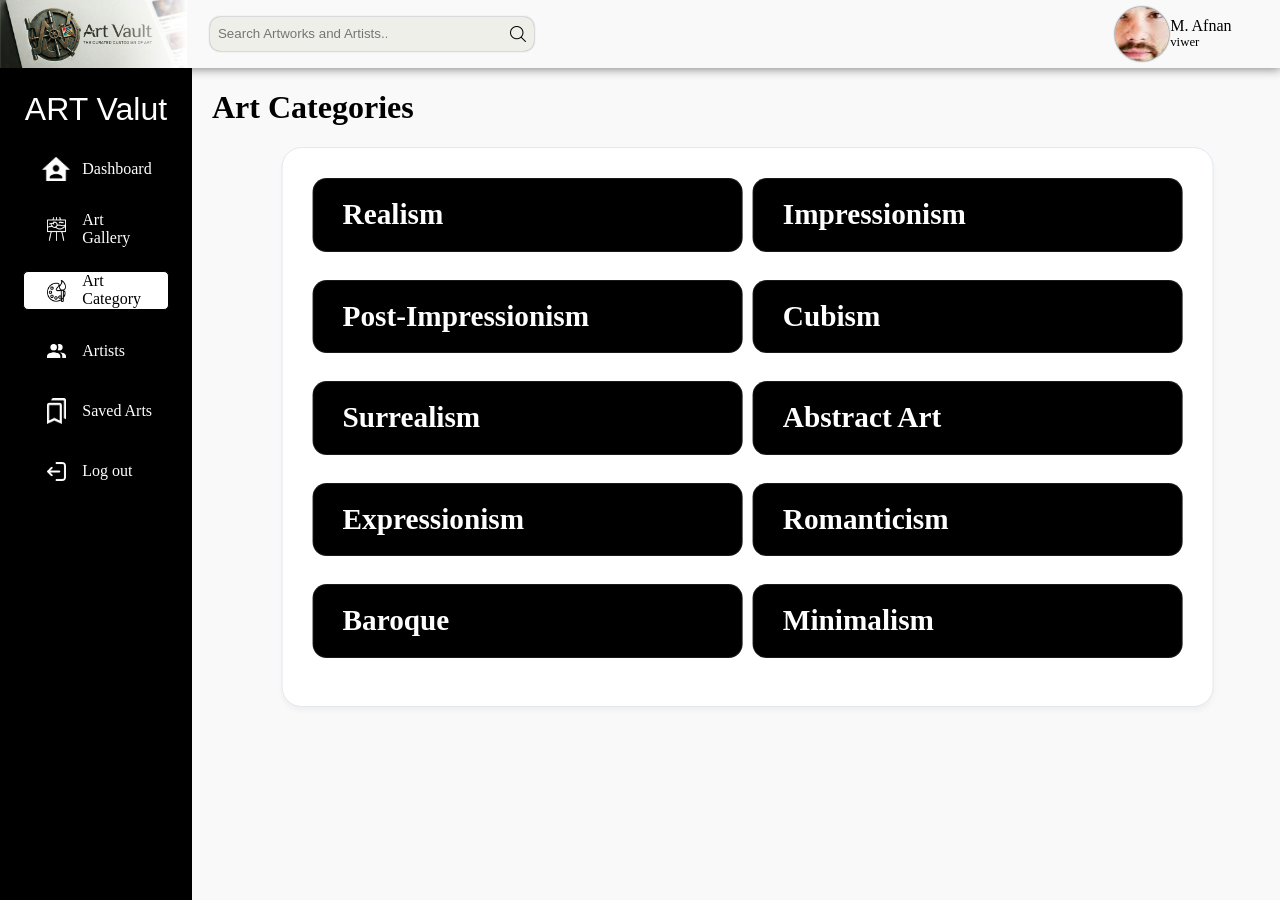
<file: Pages/ArtCatagory.html>
<!DOCTYPE html>
<html>
    <head>
        <title>Dashboard</title>
        <link rel="stylesheet" href="../CSS/ArtCatagory.css">
        <link rel="stylesheet" href="../CSS/topbar_and_sidebar.css">
        
    </head>
    <body>
        <nav>
            <div id="navBGimg"></div>
            <div id="navContent">
                <div id="search">
                    <div id="searchBox">
                        <input type="text" placeholder="Search Artworks and Artists...">
                        <div id="searchIcon"></div>
                    </div>
                </div>
                <div id="profileInfo" onclick="window.location.href='MyProfile.html'">
                    <div id="profilePhoto"></div>
                    <div id="proInfo">
                        <span id="userName">M. Afnan</span>
                        <span id="userType">viwer</span>
                    </div>
                </div>
            </div>

        </nav>
        <main>
           <div id="sideBar">
             <div id="SBtitle">
                    <span>ART Valut</span>
                </div>
                <div id="SBcontent">
                    <div class="navOp"id ="dashboard" onclick="window.location.href='dashboard.html'">
                        <div class="opIcon" id="dashboardIcon"></div>
                        <div  class="opName" id="dashboardTitle">Dashboard</div>
                    </div>
                    <div class="navOp"id ="artgallery" onclick="window.location.href='artGallery.html'">
                        <div class="opIcon" id="artgalleryIcon"></div>
                        <div  class="opName" id="artgalleryTitle">Art Gallery</div>
                    </div>
                    <div class="navOp"id ="artcategory" onclick="window.location.href='ArtCatagory.html'" style="background-color:white;color: black; border: 1px solid black;">
                        <div class="opIcon" id="artcategoryIcon" style="background-image: url('/Images/system-images/artcategoryIconH.png');"></div>
                        <div  class="opName" id="artcategoryTitle">Art Category</div>
                    </div>
                    <div class="navOp"id ="artists">
                        <div class="opIcon" id="artistsIcon"></div>
                        <div  class="opName" id="artistsTitle">Artists</div>
                    </div>
                    <div class="navOp"id ="savedarts" onclick="window.location.href='SavedArtworks.html'">
                        <div class="opIcon" id="savedartsIcon"></div>
                        <div  class="opName" id="savedartsTitle">Saved Arts</div>
                    </div>
                    <div class="navOp"id ="myGallery" onclick="window.location.href='ArtistArtGallery.html'">
                        <div class="opIcon" id="myGalleryIcon"></div>
                        <div  class="opName" id="myGalleryTitle">My Gallery</div>
                    </div>
                    <div class="navOp"id ="upload" onclick="window.location.href='UploadArt.html'">
                        <div class="opIcon" id="uploadIcon"></div>
                        <div  class="opName" id="uploadTitle">Upload</div>
                    </div>
                    <div class="navOp"id ="logout" onclick="window.location.href='../index.html'">
                        <div class="opIcon" id="logoutIcon"></div>
                        <div  class="opName" id="logoutTitle">Log out</div>
                    </div>
                </div>
           </div>

           <div class="content">

             <h1>Art Categories</h1>
            
             <div class="category-card-container">
                    <div class="grid-container">
                        
                        <div class="category-card" >
                            <h3>Realism</h3>
                        </div>

                        <div class="category-card">
                            <h3>Impressionism</h3>
                        </div>

                        <div class="category-card" ;">
                            <h3>Post-Impressionism</h3>
                        </div>

                        <div class="category-card">
                            <h3>Cubism</h3>
                        </div>

                        <div class="category-card">
                            <h3>Surrealism</h3>
                        </div>

                        <div class="category-card" >
                            <h3>Abstract Art</h3>
                        </div>

                        <div class="category-card" >
                            <h3>Expressionism</h3>
                        </div>

                        <div class="category-card" >
                            <h3>Romanticism</h3>
                        </div>

                        <div class="category-card">
                            <h3>Baroque</h3>
                        </div>

                        <div class="category-card">
                            <h3>Minimalism</h3>
                        </div>


                    </div>
                </div>
           </div>
        </main>
        <script>
        const user = {role: "viewer"};
            if(user.role == "viewer"){
                document.getElementById("upload").style.display = "none";
                document.getElementById("myGallery").style.display = "none";
            }
            else if(user.role == 'artist'){
                document.getElementById("userType").innerText = "Artist";

            }
        </script>
        
    </body>
</html>
</file>
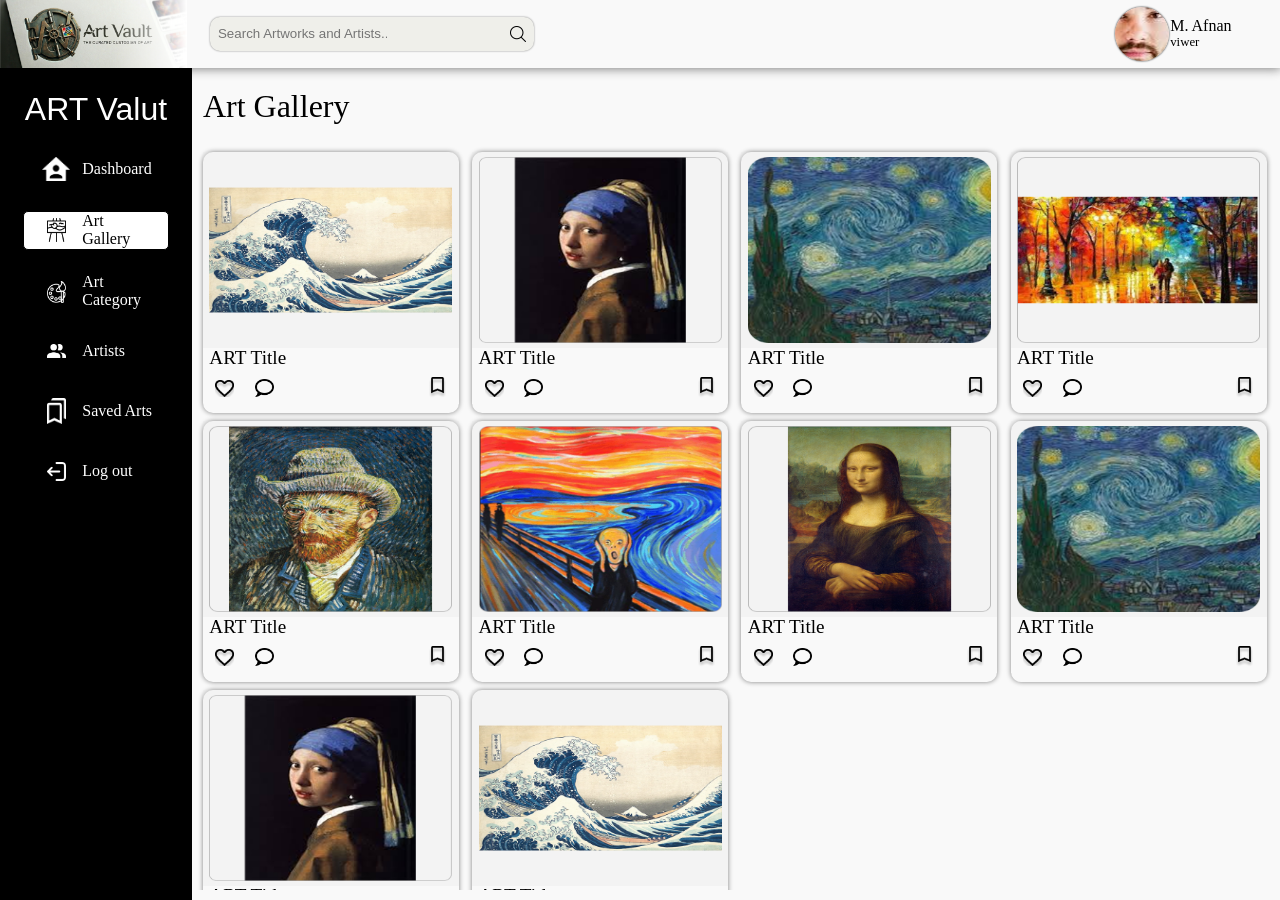
<file: Pages/artGallery.html>
<!DOCTYPE html>
<html lang="en">
    <head>
        <title>ArtGallery</title>
        <link rel="stylesheet" href="../CSS/topbar_and_sidebar.css">
        <link rel="stylesheet" href="../CSS/artGallery.css">
        
    </head>
    <body>
        <nav>
            <div id="navBGimg"></div>
            <did id="navContent">
                <div id="search">
                    <dvi id="searchBox">
                        <input type="text" placeholder="Search Artworks and Artists...">
                        <div id="searchIcon" onclick="window.location.href='searchList.html'"></div>
                    </dvi>
                </div>
                <div id="profileInfo" onclick="window.location.href='MyProfile.html'">
                    <div id="profilePhoto"></div>
                    <div id="proInfo">
                        <span id="userName">M. Afnan</span>
                        <span id="userType">viwer</span>
                    </div>
                </div>
            </did>
        </nav>
        <main>
            <div id="sideBar">
                <div id="SBtitle">
                    <span>ART Valut</span>
                </div>
                <div id="SBcontent">
                    <div class="navOp"id ="dashboard" onclick="window.location.href='dashboard.html'">
                        <div class="opIcon" id="dashboardIcon"></div>
                        <div  class="opName" id="dashboardTitle">Dashboard</div>
                    </div>
                    <div class="navOp"id ="artgallery" style="background-color:white;color: black; border: 1px solid black;" onclick="window.location.href='artgallery.html'">
                        <div class="opIcon" id="artgalleryIcon" style="background-image: url('/Images/system-images/artgalleryIconH.png');"></div>
                        <div  class="opName" id="artgalleryTitle">Art Gallery</div>
                    </div>
                    <div class="navOp"id ="artcategory" onclick="window.location.href='ArtCatagory.html'">
                        <div class="opIcon" id="artcategoryIcon"></div>
                        <div  class="opName" id="artcategoryTitle">Art Category</div>
                    </div>
                    <div class="navOp"id ="artists" onclick="window.location.href='artists.html'">
                        <div class="opIcon" id="artistsIcon"></div>
                        <div  class="opName" id="artistsTitle">Artists</div>
                    </div>
                    <div class="navOp"id ="savedarts" onclick="window.location.href='SavedArtworks.html'">
                        <div class="opIcon" id="savedartsIcon"></div>
                        <div  class="opName" id="savedartsTitle">Saved Arts</div>
                    </div>
                    <div class="navOp"id ="myGallery" onclick="window.location.href='ArtistArtGallery.html'">
                        <div class="opIcon" id="myGalleryIcon"></div>
                        <div  class="opName" id="myGalleryTitle">My Gallery</div>
                    </div>
                    <div class="navOp"id ="upload" onclick="window.location.href='UploadArt.html'">
                        <div class="opIcon" id="uploadIcon"></div>
                        <div  class="opName" id="uploadTitle">Upload</div>
                    </div>
                    <div class="navOp"id ="logout" onclick="window.location.href='../index.html'">
                        <div class="opIcon" id="logoutIcon"></div>
                        <div  class="opName" id="logoutTitle">Log out</div>
                    </div>
                </div>
            </div>
            <div id="mainContent">
                <div id="pageName" class="row">Art Gallery</div>
                <div id="pageContent" class="row">
                    <div id="postScroller">
                        <div class="imgCard">
                            <div class="up">
                                <img src="/Images/postImages/postDemo2.png">
                            </div>
                             <div class="down">
                                <div class="artTitle">ART Title</div>
                                <div class="likeCmntSave">
                                    <div class="likeCmnt">
                                        <button class="like"></button>
                                        <button class="cmnt"></button>

                                    </div>
                                    <button class="save"></button>
                                </div>
                            </div>
                        </div>
                        <div class="imgCard">
                            <div class="up">
                                <img src="/Images/postImages/postDemo1.png">
                            </div>
                             <div class="down">
                                <div class="artTitle">ART Title</div>
                                <div class="likeCmntSave">
                                    <div class="likeCmnt">
                                        <button class="like"></button>
                                        <button class="cmnt"></button>

                                    </div>
                                    <button class="save"></button>
                                </div>
                            </div>
                        </div>
                        <div class="imgCard">
                            <div class="up">
                                <img src="/Images/postImages/postDemo3.png">
                            </div>
                             <div class="down">
                                <div class="artTitle">ART Title</div>
                                <div class="likeCmntSave">
                                    <div class="likeCmnt">
                                        <button class="like"></button>
                                        <button class="cmnt"></button>

                                    </div>
                                    <button class="save"></button>
                                </div>
                            </div>
                        </div>
                        <div class="imgCard">
                            <div class="up">
                                <img src="/Images/postImages/postDemo4.png">
                            </div>
                             <div class="down">
                                <div class="artTitle">ART Title</div>
                                <div class="likeCmntSave">
                                    <div class="likeCmnt">
                                        <button class="like"></button>
                                        <button class="cmnt"></button>

                                    </div>
                                    <button class="save"></button>
                                </div>
                            </div>
                        </div>
                        <div class="imgCard">
                            <div class="up">
                                <img src="/Images/postImages/postDemo5.png">
                            </div>
                             <div class="down">
                                <div class="artTitle">ART Title</div>
                                <div class="likeCmntSave">
                                    <div class="likeCmnt">
                                        <button class="like"></button>
                                        <button class="cmnt"></button>

                                    </div>
                                    <button class="save"></button>
                                </div>
                            </div>
                        </div>
                        <div class="imgCard">
                            <div class="up" onclick="window.location.href='post.html'">
                                <img src="/Images/postImages/postDemo6.png">
                            </div>
                             <div class="down">
                                <div class="artTitle">ART Title</div>
                                <div class="likeCmntSave">
                                    <div class="likeCmnt">
                                        <button class="like"></button>
                                        <button class="cmnt"></button>

                                    </div>
                                    <button class="save"></button>
                                </div>
                            </div>
                        </div>
                        <div class="imgCard">
                            <div class="up">
                                <img src="/Images/postImages/postDemo7.png">
                            </div>
                             <div class="down">
                                <div class="artTitle">ART Title</div>
                                <div class="likeCmntSave">
                                    <div class="likeCmnt">
                                        <button class="like"></button>
                                        <button class="cmnt"></button>

                                    </div>
                                    <button class="save"></button>
                                </div>
                            </div>
                        </div>
                        <div class="imgCard">
                            <div class="up">
                                <img src="/Images/postImages/postDemo3.png">
                            </div>
                             <div class="down">
                                <div class="artTitle">ART Title</div>
                                <div class="likeCmntSave">
                                    <div class="likeCmnt">
                                        <button class="like"></button>
                                        <button class="cmnt"></button>

                                    </div>
                                    <button class="save"></button>
                                </div>
                            </div>
                        </div>
                        <div class="imgCard">
                            <div class="up">
                                <img src="/Images/postImages/postDemo1.png">
                            </div>
                             <div class="down">
                                <div class="artTitle">ART Title</div>
                                <div class="likeCmntSave">
                                    <div class="likeCmnt">
                                        <button class="like"></button>
                                        <button class="cmnt"></button>

                                    </div>
                                    <button class="save"></button>
                                </div>
                            </div>
                        </div>
                        <div class="imgCard">
                            <div class="up">
                                <img src="/Images/postImages/postDemo2.png">
                            </div>
                             <div class="down">
                                <div class="artTitle">ART Title</div>
                                <div class="likeCmntSave">
                                    <div class="likeCmnt">
                                        <button class="like"></button>
                                        <button class="cmnt"></button>

                                    </div>
                                    <button class="save"></button>
                                </div>
                            </div>
                        </div>
                        
                        
                    </div>
                    <div  id=refreshBtn>Refresh
                        <button></button>
                    </div>
                </div>
                
            </div>
        </main>
        <script>
        const user = {role: "viewer"};
            if(user.role == "viewer"){
                document.getElementById("upload").style.display = "none";
                document.getElementById("myGallery").style.display = "none";
            }
            else if(user.role == 'artist'){
                document.getElementById("userType").innerText = "Artist";

            }
        </script>
    </body>
</html>
</file>
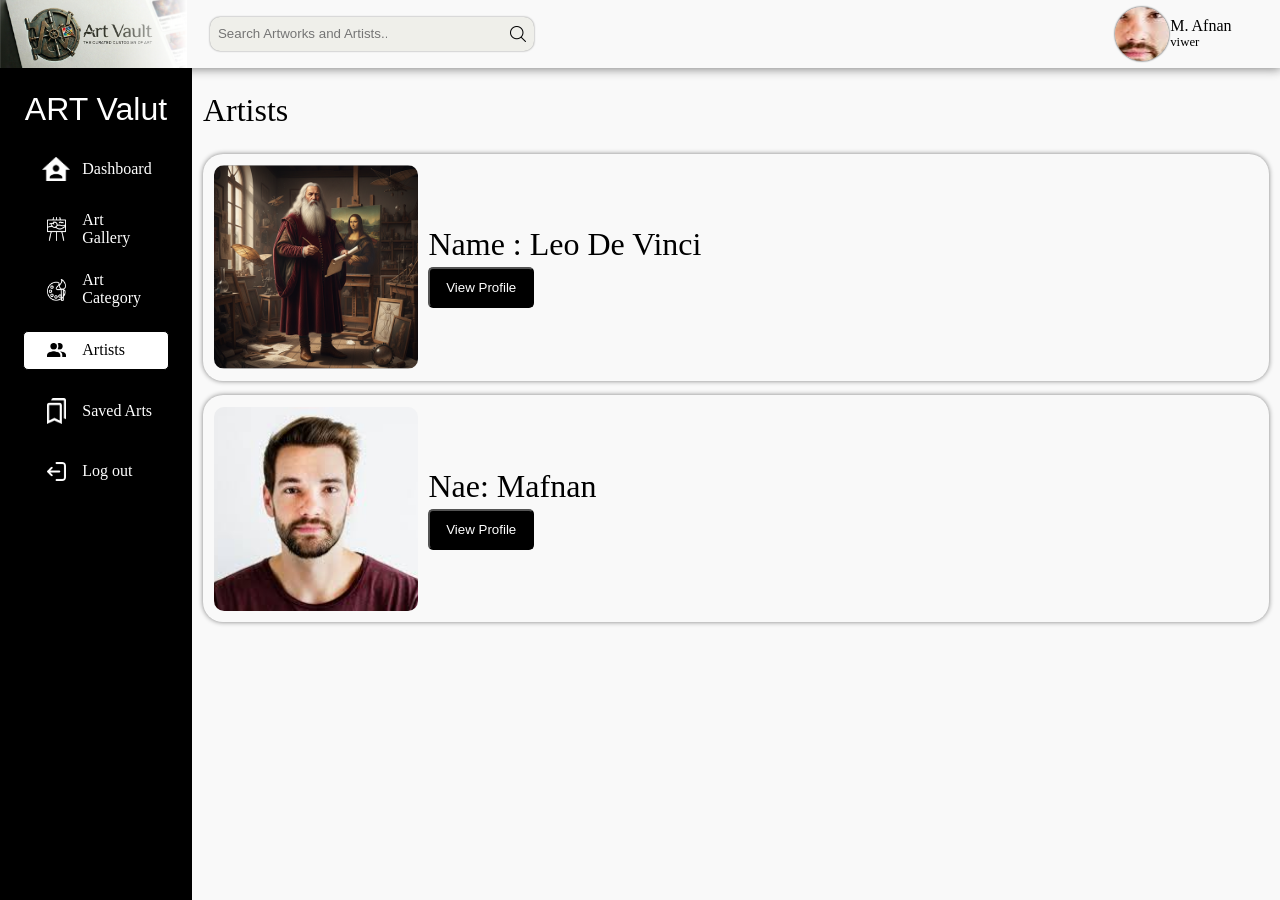
<file: Pages/artists.html>
<!DOCTYPE html>
<html lang="en">
    <head>
        <title>artists</title>
        <link rel="stylesheet" href="../CSS/topbar_and_sidebar.css">
        <link rel="stylesheet" href="/CSS/artists.css">
        
    </head>
    <body>
        <nav>
            <div id="navBGimg"></div>
            <div id="navContent">
                <div id="search">
                    <div id="searchBox">
                        <input type="text" placeholder="Search Artworks and Artists...">
                        <div id="searchIcon" onclick="window.location.href='searchList.html'"></div>
                    </div>
                </div>
                <div id="profileInfo" onclick="window.location.href='MyProfile.html'">
                    <div id="profilePhoto"></div>
                    <div id="proInfo">
                        <span id="userName">M. Afnan</span>
                        <span id="userType">viwer</span>
                    </div>
                </div>
            </div>
        </nav>
        <main>
            <div id="sideBar">
                <div id="SBtitle">
                    <span>ART Valut</span>
                </div>
                <div id="SBcontent">
                    <div class="navOp"id ="dashboard" onclick="window.location.href='dashboard.html'">
                        <div class="opIcon" id="dashboardIcon"></div>
                        <div  class="opName" id="dashboardTitle">Dashboard</div>
                    </div>
                    <div class="navOp"id ="artgallery" onclick="window.location.href='artgallery.html'">
                        <div class="opIcon" id="artgalleryIcon"></div>
                        <div  class="opName" id="artgalleryTitle">Art Gallery</div>
                    </div>
                    <div class="navOp"id ="artcategory" onclick="window.location.href='ArtCatagory.html'">
                        <div class="opIcon" id="artcategoryIcon"></div>
                        <div  class="opName" id="artcategoryTitle">Art Category</div>
                    </div>
                    <div class="navOp"id ="artists"  onclick="window.location.href='artists.html'" style="background-color:white;color: black; border: 1px solid black;">
                        <div class="opIcon" id="artistsIcon"  style="background-image: url('/Images/system-images/artistsIconH.png');"></div>
                        <div  class="opName" id="artistsTitle">Artists</div>
                    </div>
                    <div class="navOp"id ="savedarts" onclick="window.location.href='SavedArtworks.html'">
                        <div class="opIcon" id="savedartsIcon"></div>
                        <div  class="opName" id="savedartsTitle">Saved Arts</div>
                    </div>
                    <div class="navOp"id ="myGallery" onclick="window.location.href='ArtistArtGallery.html'">
                        <div class="opIcon" id="myGalleryIcon"></div>
                        <div  class="opName" id="myGalleryTitle">My Gallery</div>
                    </div>
                    <div class="navOp"id ="upload" onclick="window.location.href='UploadArt.html'">
                        <div class="opIcon" id="uploadIcon"></div>
                        <div  class="opName" id="uploadTitle">Upload</div>
                    </div>
                    <div class="navOp"id ="logout" onclick="window.location.href='../index.html'">
                        <div class="opIcon" id="logoutIcon"></div>
                        <div  class="opName" id="logoutTitle">Log out</div>
                    </div>
                    
                </div>
            </div>
            <div id="mainContent">
                <div id="pageName">
                    Artists
                </div>
                                   
                <div id="searchResult"> 
                    <div id="r1">
                        <div class="rimg" style="background-image: url('/Images/profileImages/leo.png');"></div>
                        <div class="rTitle">
                            Name : Leo De Vinci
                            <button>View Profile</button>
                        </div>

                    </div>
                    <div id="r2">
                        <div class="rimg" style="background-image: url('/Images/profileImages/demoprofileImage.png');"></div>
                        <div class="rTitle">
                            Nae: Mafnan
                            <button>View Profile</button>
                        </div>

                    </div>

                </div>
                
                        
                    
                
            </div>
        </main>
        <script>
        const user = {role: "viewer"};
            if(user.role == "viewer"){
                document.getElementById("upload").style.display = "none";
                document.getElementById("myGallery").style.display = "none";
            }
            else if(user.role == 'artist'){
                document.getElementById("userType").innerText = "Artist";

            }
        </script>
    </body>
</html>
</file>
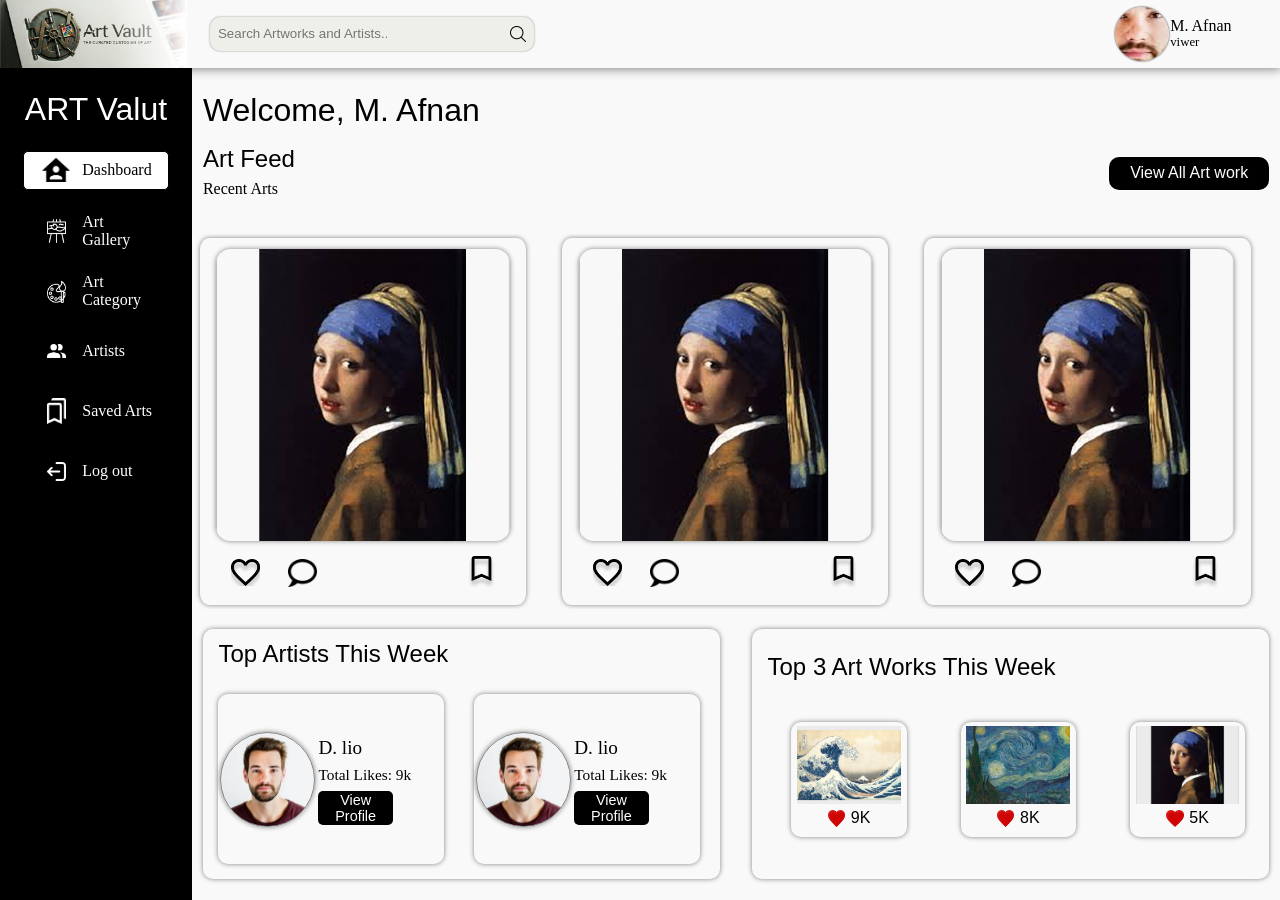
<file: Pages/dashboard.html>
<!DOCTYPE html>
<html lang="en">
    <head>
        <title>Dashboard</title>
        <link rel="stylesheet" href="../CSS/topbar_and_sidebar.css">
        <link rel="stylesheet" href="../CSS/dashboard.css">
        
    </head>
    <body>
        <nav>
            <div id="navBGimg"></div>
            <div id="navContent">
                <div id="search">
                    <div id="searchBox">
                        <input type="text" placeholder="Search Artworks and Artists...">
                        <div id="searchIcon" onclick="window.location.href='searchList.html'"></div>
                    </div>
                </div>
                <div id="profileInfo" onclick="window.location.href='MyProfile.html'">
                    <div id="profilePhoto"></div>
                    <div id="proInfo">
                        <span id="userName">M. Afnan</span>
                        <span id="userType">viwer</span>
                    </div>
                </div>
            </div>
        </nav>
        <main>
            <div id="sideBar">
                <div id="SBtitle">
                    <span>ART Valut</span>
                </div>
                <div id="SBcontent">
                    <div class="navOp"id ="dashboard" style="background-color:white;color: black; border: 1px solid black;" onclick="window.location.href='dashboard.html'">
                        <div class="opIcon" id="dashboardIcon" style="background-image: url('/Images/system-images/dashIconH.png');"></div>
                        <div  class="opName" id="dashboardTitle">Dashboard</div>
                    </div>
                    <div class="navOp"id ="artgallery" onclick="window.location.href='artgallery.html'">
                        <div class="opIcon" id="artgalleryIcon"></div>
                        <div  class="opName" id="artgalleryTitle">Art Gallery</div>
                    </div>
                    <div class="navOp"id ="artcategory" onclick="window.location.href='ArtCatagory.html'">
                        <div class="opIcon" id="artcategoryIcon"></div>
                        <div  class="opName" id="artcategoryTitle">Art Category</div>
                    </div>
                    <div class="navOp"id ="artists"  onclick="window.location.href='artists.html'">
                        <div class="opIcon" id="artistsIcon"></div>
                        <div  class="opName" id="artistsTitle">Artists</div>
                    </div>
                    <div class="navOp"id ="savedarts" onclick="window.location.href='SavedArtworks.html'">
                        <div class="opIcon" id="savedartsIcon"></div>
                        <div  class="opName" id="savedartsTitle">Saved Arts</div>
                    </div>
                    <div class="navOp"id ="myGallery" onclick="window.location.href='ArtistArtGallery.html'">
                        <div class="opIcon" id="myGalleryIcon"></div>
                        <div  class="opName" id="myGalleryTitle">My Gallery</div>
                    </div>
                    <div class="navOp"id ="upload" onclick="window.location.href='UploadArt.html'">
                        <div class="opIcon" id="uploadIcon"></div>
                        <div  class="opName" id="uploadTitle">Upload</div>
                    </div>
                    <div class="navOp"id ="logout" onclick="window.location.href='../index.html'">
                        <div class="opIcon" id="logoutIcon"></div>
                        <div  class="opName" id="logoutTitle">Log out</div>
                    </div>
                    
                </div>
            </div>
            <div id="mainContent">
                <div class= "row" id="row1">
                    <div id="greeting">Welcome, M. Afnan</div>
                    <div id="pageInfoAndButton">
                        <div id="pageInfo">
                            <div id="boxName">Art Feed</div>
                            <div id="artType">Recent Arts</div>
                        </div>
                        <div id="artWorkButton">
                            <button id="b1" onclick="window.location.href='artGallery.html'">View All Art work</button>
                        </div>
                    </div>
                </div>
                <div class= "row" id="row2">
                    <div class="imgCard">
                        <div class="cUp"></div>
                        <div class="cDown">
                            <div class="likeCmt">
                                <div class="like"></div>
                                <div class="cmt"></div>
                            </div>
                            <div class="saveArt"></div>
                        </div>
                    </div>
                    <div class="imgCard">
                        <div class="cUp"></div>
                        <div class="cDown">
                            <div class="likeCmt">
                                <div class="like"></div>
                                <div class="cmt"></div>
                            </div>
                            <div class="saveArt"></div>
                        </div>
                    </div>
                    <div class="imgCard">
                        <div class="cUp"></div>
                        <div class="cDown">
                            <div class="likeCmt">
                                <div class="like"></div>
                                <div class="cmt"></div>
                            </div>
                            <div class="saveArt"></div>
                        </div>
                    </div>
                    <div class="imgCard">
                        <div class="cUp"></div>
                        <div class="cDown">
                            <div class="likeCmt">
                                <div class="like"></div>
                                <div class="cmt"></div>
                            </div>
                            <div class="saveArt"></div>
                        </div>
                    </div>
                    <div class="imgCard">
                        <div class="cUp"></div>
                        <div class="cDown">
                            <div class="likeCmt">
                                <div class="like"></div>
                                <div class="cmt"></div>
                            </div>
                            <div class="saveArt"></div>
                        </div>
                    </div>
                    
                </div>
                <div class= "row" id="row3">
                    <div class="r3box">
                        <div id="r3box1Up">Top Artists This Week</div>
                        <div id="r3box1Down">
                            <div class="topArtistCard">
                                <div class="topArtistPhoto"></div>
                                <div class="topArtistName">
                                    D. lio<br>
                                    <span>Total Likes: 9k</span>
                                    <button>View Profile</button>
                                </div>
                            </div>
                            <div class="topArtistCard">
                                <div class="topArtistPhoto"></div>
                                <div class="topArtistName">
                                    D. lio<br>
                                    <span>Total Likes: 9k</span>
                                    <button>View Profile</button>
                                </div>
                            </div>
                            <div class="topArtistCard">
                                <div class="topArtistPhoto"></div>
                                <div class="topArtistName">
                                    D. lio<br>
                                    <span>Total Likes: 9k</span>
                                    <button>View Profile</button>
                                </div>
                            </div>
                        </div>
                    </div>
                    <div class="r3box">
                        <div id="r3box1Up">Top 3 Art Works This Week</div>
                        <div id="r3box2Down">
                            <div class="topArtWorkCard">
                                <div class="topArt"></div>
                                <div class="topArtLike">
                                    <img src="/Images/system-images/likeC.png">
                                    <span>9K</span>
                                </div>
                            </div>
                            <div class="topArtWorkCard">
                                <div class="topArt" style="background-image: url('/Images/postImages/postDemo3.png');"></div>
                                <div class="topArtLike">
                                    <img src="/Images/system-images/likeC.png">
                                    <span>8K</span>
                                </div>
                            </div>
                            <div class="topArtWorkCard">
                                <div class="topArt" style="background-image: url('/Images/postImages/postDemo1.png');"></div>
                                <div class="topArtLike">
                                    <img src="/Images/system-images/likeC.png">
                                    <span>5K</span>
                                </div>
                            </div>
                        </div>
                        
                    </div>
                </div>
            </div>
        </main>
        <script>
        const user = {role: "viewer"};
            if(user.role == "viewer"){
                document.getElementById("upload").style.display = "none";
                document.getElementById("myGallery").style.display = "none";
            }
            else if(user.role == 'artist'){
                document.getElementById("userType").innerText = "Artist";

            }
        </script>
    </body>
</html>
</file>
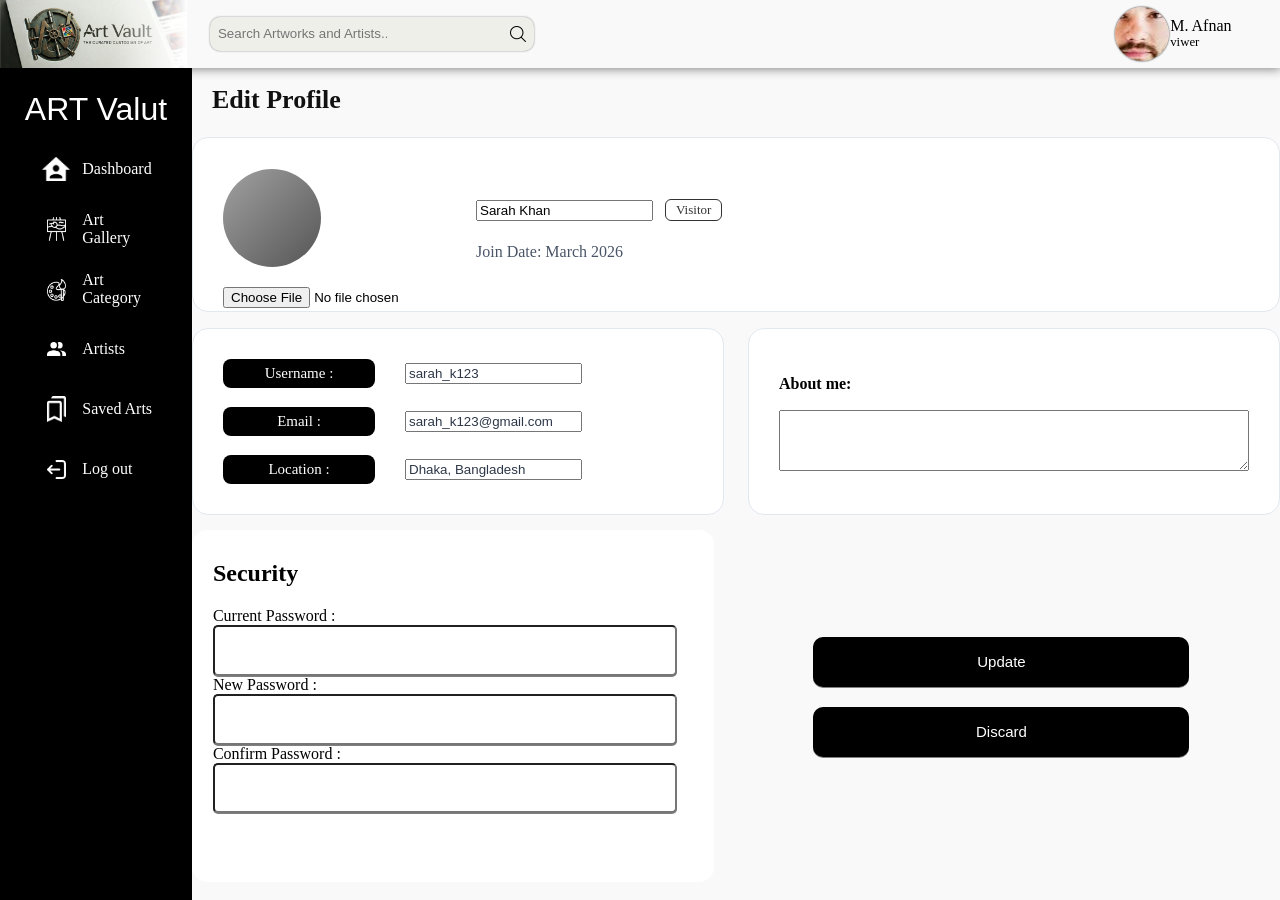
<file: Pages/EditProfile.html>
<!DOCTYPE html>
<html lang="en">
<head>
    <meta charset="UTF-8">
    <meta name="viewport" content="width=device-width, initial-scale=1.0">
    <title>Document</title>
    <link rel="stylesheet" href="../CSS/EditProfile.css">
    <link rel="stylesheet" href="../CSS/topbar_and_sidebar.css">
</head>
    <body>
        <nav>
            <div id="navBGimg"></div>
            <div id="navContent">
                <div id="search">
                    <div id="searchBox">
                        <input type="text" placeholder="Search Artworks and Artists...">
                        <div id="searchIcon" onclick="window.location.href='searchList.html'"></div>
                    </div>
                </div>
                <div id="profileInfo" onclick="window.location.href='MyProfile.html'">
                    <div id="profilePhoto"></div>
                    <div id="proInfo">
                        <span id="userName">M. Afnan</span>
                        <span id="userType">viwer</span>
                    </div>
                </div>
            </div>

        </nav>

        <main>
           <div id="sideBar">
              <div id="SBtitle">
                    <span>ART Valut</span>
                </div>
                <div id="SBcontent">
                    <div class="navOp"id ="dashboard" onclick="window.location.href='dashboard.html'">
                        <div class="opIcon" id="dashboardIcon"></div>
                        <div  class="opName" id="dashboardTitle">Dashboard</div>
                    </div>
                    <div class="navOp"id ="artgallery" onclick="window.location.href='artGallery.html'">
                        <div class="opIcon" id="artgalleryIcon"></div>
                        <div  class="opName" id="artgalleryTitle">Art Gallery</div>
                    </div>
                    <div class="navOp"id ="artcategory" onclick="window.location.href='ArtCatagory.html'">
                        <div class="opIcon" id="artcategoryIcon"></div>
                        <div  class="opName" id="artcategoryTitle">Art Category</div>
                    </div>
                    <div class="navOp"id ="artists"  onclick="window.location.href='artists.html'">
                        <div class="opIcon" id="artistsIcon"></div>
                        <div  class="opName" id="artistsTitle">Artists</div>
                    </div>
                    <div class="navOp"id ="savedarts" onclick="window.location.href='SavedArtworks.html'">
                        <div class="opIcon" id="savedartsIcon"></div>
                        <div  class="opName" id="savedartsTitle">Saved Arts</div>
                    </div>
                    <div class="navOp"id ="myGallery">
                        <div class="opIcon" id="myGalleryIcon"></div>
                        <div  class="opName" id="myGalleryTitle">My Gallery</div>
                    </div>
                    <div class="navOp"id ="upload" onclick="window.location.href='UploadArt.html'">
                        <div class="opIcon" id="uploadIcon"></div>
                        <div  class="opName" id="uploadTitle">Upload</div>
                    </div>
                    <div class="navOp"id ="logout" onclick="window.location.href='../index.html'">
                        <div class="opIcon" id="logoutIcon"></div>
                        <div  class="opName" id="logoutTitle">Log out</div>
                    </div>
                </div>
           </div>

           <div class="content">

            <h1 class="page-title">Edit Profile</h1>
                
                <div class="profile-header-card">
                  <form action="" method="post">
                    <div class="profile-info">

                        <div class="image-edit"> 
                            <div class="image"></div>
                            <input type="file" id="fileInput" >
                       </div>

                     

                        <div class="profile-text">
                            <div class="name-row">
                                <input type="text" class="name-input" value="Sarah Khan">
                                <span class="badge">Visitor</span>
                            </div>
                            <p class="join-date">Join Date: March 2026</p>
                        </div>

                    </div>
                    </form>
                </div>

                <div class="profile-details-row">
                    <div class="details-card">
                        <form method="post" action="">
                        <div class="info-row">
                            <span class="info-label">Username :</span>
                            <input type="text" class="info-value" value="sarah_k123">
                            
                        </div>
                        <div class="info-row">
                            <span class="info-label">Email :</span>
                             <input type="text" class="info-value" value="sarah_k123@gmail.com">
                        </div>
                        <div class="info-row">
                            <span class="info-label">Location :</span>
                            <input type="text" class="info-value" value="Dhaka, Bangladesh">
                        </div>
                        </form> 
                    </div>

                    <div class="aboutme">
                        <form action="" method="post">
                        <div class="about-me-edit">
                            <h3>About me:</h3>
                        </div>
                        <textarea name="" id="" cols="30" rows="10" class="about-me-textarea"></textarea>
                    </div>
                </div>

                <div class="bottom-row">
                    
                <div class="security">
            
                    <div class="form">
                         <h2>Security</h2>
                        <form action="">
                            <label for="">Current Password :</label>
                            <input type="text" class="password-input">

                            <label for="">New Password :</label>
                            <input type="text" class="password-input">

                            <label for="">Confirm Password :</label>
                            <input type="text" class="password-input">
                        </form>

                    </div>

                </div>

                <div class="Buttons">
                    <button class="button" id="update">Update</button>
                    <button class="button" id="discard">Discard</button>
                </div>

                </div>
            </div>
            <script>
                const user = {role: "viewer"};
                    if(user.role == "viewer"){
                        document.getElementById("upload").style.display = "none";
                        document.getElementById("myGallery").style.display = "none";
                    }
                    else if(user.role == 'artist'){
                        document.getElementById("userType").innerText = "Artist";

                    }
            </script>
        </main>
    </body>
</html>
</file>
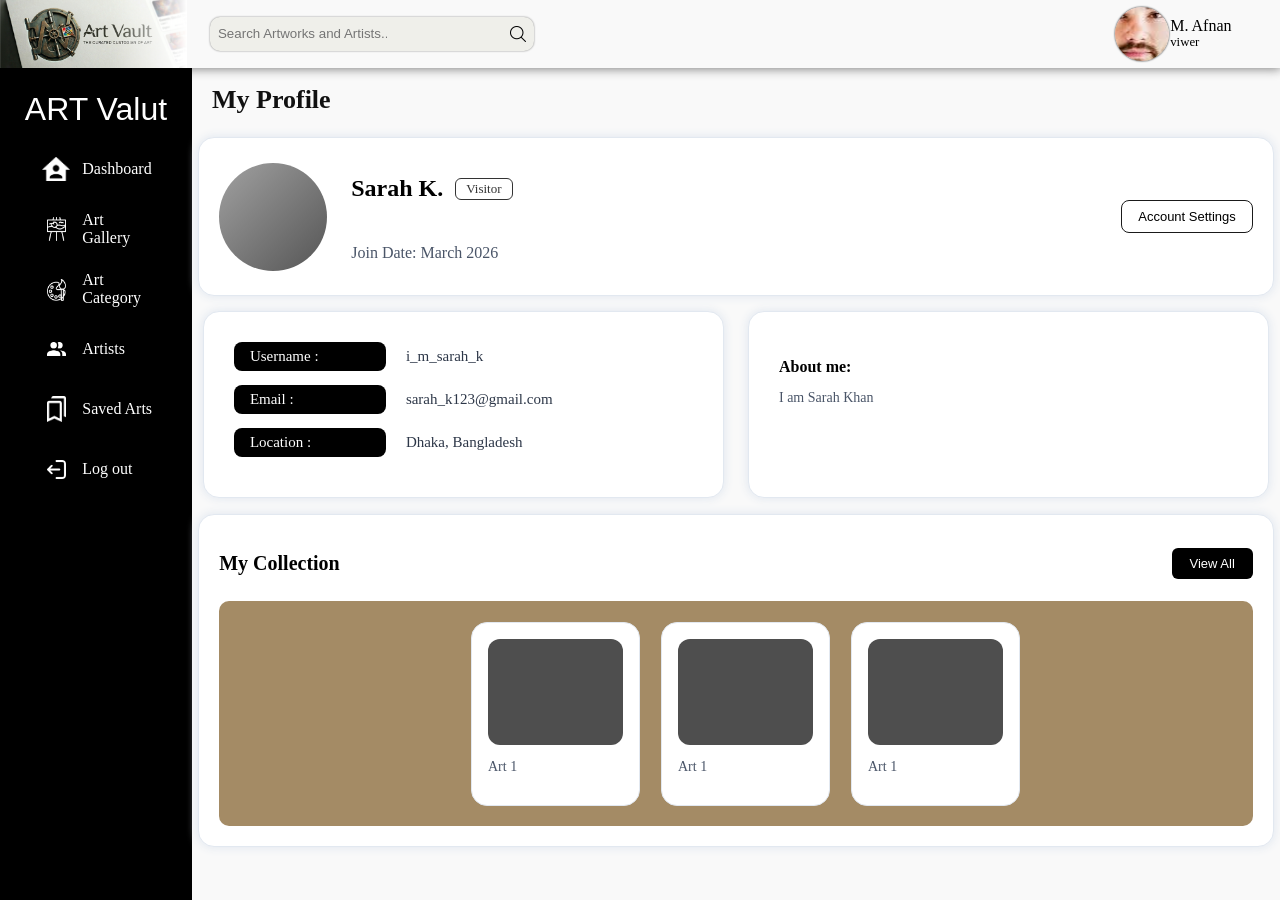
<file: Pages/Myprofile.html>
<!DOCTYPE html>
<html lang="en">
<head>
    <meta charset="UTF-8">
    <meta name="viewport" content="width=device-width, initial-scale=1.0">
    <title>Document</title>
    <link rel="stylesheet" href="../CSS/MyProfile.css">
    <link rel="stylesheet" href="../CSS/topbar_and_sidebar.css">
</head>
    <body>
        <nav>
            <div id="navBGimg"></div>
            <div id="navContent">
                <div id="search">
                    <div id="searchBox">
                        <input type="text" placeholder="Search Artworks and Artists...">
                        <div id="searchIcon"onclick="window.location.href='searchList.html'"></div>
                    </div>
                </div>
                <div id="profileInfo" onclick="window.location.href='MyProfile.html'">
                    <div id="profilePhoto"></div>
                    <div id="proInfo">
                        <span id="userName">M. Afnan</span>
                        <span id="userType">viwer</span>
                    </div>
                </div>
            </div>

        </nav>
        <main>
           <div id="sideBar">
              <div id="SBtitle">
                    <span>ART Valut</span>
                </div>
                <div id="SBcontent">
                    <div class="navOp"id ="dashboard" onclick="window.location.href='dashboard.html'">
                        <div class="opIcon" id="dashboardIcon"></div>
                        <div  class="opName" id="dashboardTitle">Dashboard</div>
                    </div>
                    <div class="navOp"id ="artgallery" onclick="window.location.href='artGallery.html'">
                        <div class="opIcon" id="artgalleryIcon"></div>
                        <div  class="opName" id="artgalleryTitle">Art Gallery</div>
                    </div>
                    <div class="navOp"id ="artcategory" onclick="window.location.href='ArtCatagory.html'">
                        <div class="opIcon" id="artcategoryIcon"></div>
                        <div  class="opName" id="artcategoryTitle">Art Category</div>
                    </div>
                    <div class="navOp"id ="artists"  onclick="window.location.href='artists.html'">
                        <div class="opIcon" id="artistsIcon"></div>
                        <div  class="opName" id="artistsTitle">Artists</div>
                    </div>
                    <div class="navOp"id ="savedarts" onclick="window.location.href='SavedArtworks.html'">
                        <div class="opIcon" id="savedartsIcon"></div>
                        <div  class="opName" id="savedartsTitle">Saved Arts</div>
                    </div>
                    <div class="navOp"id ="myGallery">
                        <div class="opIcon" id="myGalleryIcon"></div>
                        <div  class="opName" id="myGalleryTitle">My Gallery</div>
                    </div>
                    <div class="navOp"id ="upload" onclick="window.location.href='UploadArt.html'">
                        <div class="opIcon" id="uploadIcon"></div>
                        <div  class="opName" id="uploadTitle">Upload</div>
                    </div>
                    <div class="navOp"id ="logout" onclick="window.location.href='../index.html'">
                        <div class="opIcon" id="logoutIcon"></div>
                        <div  class="opName" id="logoutTitle">Log out</div>
                    </div>
                </div>
                </div>
           </div>

           

           <div class="content">

            <h1 class="page-title">My Profile</h1>
                
                <div class="profile-header-card">
                    <div class="profile-info">

                        <div class="image">
                           </div>

                        <div class="profile-text">
                            <div class="name-row">
                                <h2>Sarah K.</h2>
                                <span class="badge">Visitor</span>
                            </div>
                            <p class="join-date">Join Date: March 2026</p>
                        </div>

                    </div>
                    <button class="account-settings-btn" onclick="window.location.href='EditProfile.html'">
                        Account Settings
                    </button>
                </div>

                <div class="profile-details-row">
                    <div class="details-card">
                        <div class="info-row">
                            <span class="info-label">Username :</span>
                            <span class="info-value">i_m_sarah_k</span>
                        </div>
                        <div class="info-row">
                            <span class="info-label">Email :</span>
                            <span class="info-value">sarah_k123@gmail.com</span>
                        </div>
                        <div class="info-row">
                            <span class="info-label">Location :</span>
                            <span class="info-value">Dhaka, Bangladesh</span>
                        </div>
                    </div>

                    <div class="aboutme">
                        <h3>About me:</h3>
                        <p>I am Sarah Khan</p>
                    </div>
                </div>

                <div class="collection-section">
                    <div class="collection-header">
                        <h2>My Collection</h2>
                        <button class="view-all-btn">View All</button>
                    </div>
                    
                    <div class="collection-grid">
                         <div class="art-card">
                            <div class="art-image">
                            </div>
                            <p class="art-title">Art 1</p>
                        </div>

                        <div class="art-card">
                            <div class="art-image">
                            </div>
                            <p class="art-title">Art 1</p>
                        </div>

                        <div class="art-card">
                            <div class="art-image">
                            </div>
                            <p class="art-title">Art 1</p>
                        </div>
                    </div>
                </div>
           </div>
        </main>
        <script>
        const user = {role: "viewer"};
            if(user.role == "viewer"){
                document.getElementById("upload").style.display = "none";
                document.getElementById("myGallery").style.display = "none";
            }
            else if(user.role == 'artist'){
                document.getElementById("userType").innerText = "Artist";

            }
        </script>
    </body>
</html>
</file>
<file: CSS/ArtCatagory.css>
h1{ 
    margin-left: 20px;
}

.content{
    display: flex;
    flex-direction: column;
    height: 100%;
    width: 85%;
}

.category-card-container {
    background-color: #ffffff;
    border: 1px solid #e2e8f0;
    width: 80%;
    height: auto;
    border-radius: 20px;
    padding: 30px;
    box-shadow: 0 4px 6px -1px rgba(0, 0, 0, 0.05);
    position: sticky;
    left:22%;
}

.grid-container {
    height: 90%;
    width: 100%;
    display: grid;
    grid-template-columns: repeat(2, 1fr);
    grid-auto-flow: row;
    gap: 10px;
}

.category-card {
    height: 80%;
    border-radius: 14px;
    background-size: cover;
    background-position: center;
    display: flex;
    align-items: center;
    padding-left: 30px;
    cursor: pointer;
    position: relative;
    background-color: black;
    color: white;
    font-size: 25px;
    box-shadow: inset 0 0 0 1px rgba(255,255,255,0.1);
}


.category-card:hover {
  
   background:linear-gradient(to right,black,white) ;
   color: rgb(245, 245, 245);
   box-shadow: 0 8px 16px rgba(0, 0, 0, 0.15);
   border: .5px solid black;
}
</file>
<file: CSS/topbar_and_sidebar.css>
body{
    padding: 0px;
    margin: 0px;
    height: 100vh;
    width: 100%;
    background-color: #F9F9F9;
    display: flex;
    flex-direction: column;
}

nav{
    width: 100%;
    height: 7.5%;
    box-shadow: 0px 0px 10px 1px gray;
    display: flex;
    flex-direction: row;

}

main{
    height: 92.5%;
    width: 100%;
    display: flex;
    flex-direction: row;

}

#navBGimg{
    height: 100%;
    width: 15%;
    background: linear-gradient(to right, rgba(255,255,255,0) 60%, rgba(255,255,255,1) 100%), url(../Images/system-images/navBG.png);
    background-size: cover;
    background-position: center;
}
#navContent{
    width: 85%;
    height: 100%;
    display: flex;
    flex-direction: row;
    justify-content: space-between;
    padding-left: 2%;
    padding-right: 0.5%; 
}

#search{
    width: 30%;
    height: 100%;
    display: flex;
    flex-direction: column;
    justify-content: center;
    align-items: center;
}
#searchBox{
    width: 100%;
    height: 50%;
    border-radius: 10px;
    box-shadow: 0 0 2px gray;
    background-color: #EFEFEA;
    display: flex;
    flex-direction: row;
    justify-content: space-between;
    align-items: center;
    padding-left: 2%;
}
#searchBox input{
    border:none;
    outline: none;
    color: #595959;
    background:none;
    height: 100%;
}
#searchIcon{
    height: 100%;
    width: 10%;
    border-radius: 0px 10px 10px 0px;
    background-image: url(../Images/system-images/SearchBlackIcon.png);
    background-size: 50%;
    background-position: center;
    background-repeat: no-repeat;
}
#searchIcon:hover{
    background-image: url(../Images/system-images/SearchWhiteIcon.png);
    background-color: #595959;
}
#profileInfo{
    width: 15%;
    height: 100%;
    display: flex;
    flex-direction: row;
    justify-content: space-between;
    align-items: center;
}
#profilePhoto{
    height: 80%;
    aspect-ratio: 1;
    border-radius: 50%;
    background-image: url(../Images/profileImages/demoprofileImage.png);
    background-size: auto;
    background-position: center;
    background-position: center;
    box-shadow: 0 0 2px;
}
#profilePhoto img{
    height: 100%;
    aspect-ratio: 1;
    border-radius: 50%;
}
#proInfo{
    width: 65%;
    height: 100%;
    display: flex;
    flex-direction: column;
    justify-content: center;
}
#userName{
    font-family: jaldi;
    font-size: 100%;
}
#userType{
    font-family: jaldi;
    font-size: 80%;
}
#sideBar{
    width: 15%;
    height: 100%;
    background-color: black;
    display: flex;
    flex-direction: column;
}
#SBtitle{
    height: 10%;
    color: white;
    font-family:'Franklin Gothic Medium', 'Arial Narrow', Arial, sans-serif;
    font-size: 200%;
    display: flex;
    align-items: center;
    justify-content: center;
}
#SBcontent{
    width: 100%;
    height: 90%;
    display: flex;
    flex-direction: column;
    align-items: center;
    gap: 3%;

}
.navOp{
    color: white;
    width: 75%;
    height: 5%;
    border-radius: 5px;
    display: flex;
    flex-direction: row;
    align-items: center;
    justify-content: center;
    gap: 5%;
}
.navOp:hover{
    background-color: white;
    color: black;
}

.opIcon{
  
    height: 100%;
    aspect-ratio: 1;
    background-repeat: no-repeat;
    background-position: center;
    background-size: 50%;
}
.opName{
    width: 50%;
    height: 100%;
    display: flex;
    flex-direction: column;
    justify-content: center; ;

}
#dashboardIcon{
    background-image: url(../Images/system-images/dashIconN.png);
     background-size: 75%;
}
#dashboard:hover #dashboardIcon{
    background-image: url(../Images/system-images/dashIconH.png);
}
#artgalleryIcon{
    background-image: url(../Images/system-images/artgalleryIconN.png);
}
#artgallery:hover #artgalleryIcon{
    background-image: url(../Images/system-images/artgalleryIconH.png);
}
#artcategoryIcon{
    background-image: url(../Images/system-images/artcategoryIconN.png);
}
#artcategory:hover #artcategoryIcon{
    background-image: url(../Images/system-images/artcategoryIconH.png);
}
#artistsIcon{
    background-image: url(../Images/system-images/artistsIconN.png);
}
#artists:hover #artistsIcon{
    background-image: url(../Images/system-images/artistsIconH.png);
}
#savedartsIcon{
    background-image: url(../Images/system-images/savedartsIconN.png);
}
#savedarts:hover #savedartsIcon{
    background-image: url(../Images/system-images/savedartsIconH.png);
}
#myGalleryIcon{
    background-image: url(../Images/system-images/myGalleryIconN.png);
}
#myGallery:hover #myGalleryIcon{
    background-image: url(../Images/system-images/myGalleryIconH.png);
}
#uploadIcon{
    background-image: url(../Images/system-images/uploadIconN.png);
}
#upload:hover #uploadIcon{
    background-image: url(../Images/system-images/uploadIconH.png);
}
#logoutIcon{
    background-image: url(../Images/system-images/logoutIcon.png);
}
#logout:hover{
    background-color: red;
    color: white;
}
</file>
<file: CSS/artGallery.css>
#mainContent{
    height: 100%;
    width: 85%;
    display: flex;
    flex-direction: column;
    justify-content: space-evenly;
    align-items: center;
}
#pageName{
    width: 98%;
    height: 7%;
    display: flex;
    flex-direction: column;
    justify-content: center;
    font-size: 200%;
}
#pageContent{
    width: 98%;
    padding: 0.5%;
    height: 88%;
    display: flex;
    flex-direction: column;
    align-items: center;
    gap: 10%;
    overflow-y: auto;
    overflow-x: none;
    scrollbar-width: none;
}
#postScroller{
    width: 100%;
    height: auto;
    display: grid;
    grid-template-columns: repeat(4, 1fr);
    grid-template-rows: 1fr 1fr;
    gap: 1%;
}
.imgCard{
    width: 99%;
    aspect-ratio: 0.98;
    border-radius: 10px;
    box-shadow: 0px 0px 5px gray;
    display: flex;
    flex-direction: column;

}
.up{
    width: 100%;
    aspect-ratio: 3/2.3;
    display: flex;
    flex-direction: row;
    justify-content: center;
    align-items: center;
    background-color:rgba(229, 229, 229, 0.3);
}
.up img{
    width: 95%;
    aspect-ratio: inherit;
}
.down{
    width: 100%;
    aspect-ratio: 3/0.7;
    display: flex;
    flex-direction: column;
    align-items: center;
    justify-content: space-around;
}
.artTitle{
    width: 95%;
    height: 35%;
    display: flex;
    flex-direction: column;
    justify-content: center;
    align-items: start;
    font-size: 120%;
}

.likeCmntSave{
    width: 95%;
    height: 65%;
    display: flex;
    flex-direction: row;
    justify-content: space-between;
    align-items: center;

}
.likeCmnt{
    height: 100%;
    aspect-ratio: 2/1.1;
    display: flex;
    flex-direction: row;
    justify-content: space-between;
    align-items: center;
}
.like, .cmnt, .save{
    height: 80%;
    aspect-ratio: 1;
    background: none;
    background-position: center;
    background-size: 60%;
    background-color: none;
    border: none;
    background-repeat: no-repeat;
}
.like{
    background-image: url("../Images/system-images/likeN.png");
}
.like:active{
    background-image: url("../Images/system-images/likeC.png");
}
.cmnt{
    background-image: url("../Images/system-images/cmtIcon.png");
}

.save{
    background-image: url("../Images/system-images/unsaved.png");
}
.save:active{
    background-image: url("../Images/system-images/saved.png");
}

#refreshBtn{
    padding: 1%;
    width: auto;
    height: auto;
    box-shadow: 0px 0px 5px gray;
    border-radius: 5px;
    display: flex;
    flex-direction: row;
    gap: 10%;
    align-items: center;
    color: white;
    background-color: black;
}
#refreshBtn:hover{
    background-color: white;
    border: 1px solid black;
    color:black;
}
#refreshBtn:hover button{
    background-image: url("../Images/system-images/loadMoreB.png");
    background-color: white;
}
#refreshBtn button{
    height: 100%;
    aspect-ratio: 1;
    border: none;
    background-image: url("../Images/system-images/loadMoreW.png");
    background-position: center;
    background-size: cover;
    background-repeat: no-repeat;
    background-color: black;
}
</file>
<file: CSS/artists.css>
#mainContent{
    height: 100%;
    width: 85%;
    display: flex;
    flex-direction: column;
    justify-content: space-evenly;
    align-items: center;
}
#pageName{
    height: 7%;
    width: 98%;
    font-size: 200%;
    display: flex;
    flex-direction: row;
    justify-content: space-between;
    align-items: center;
}
#pageName select{
    height: 75%;
    width: 10%;
    border: 0.5px solid black;
    border-radius: 10px;
    padding-left: 1%;
}
#op1,#op2,#op3{
    border: 1px solid black;
    border-radius: 10px;
    padding-left: 1%;
}
#searchResult{
    height:  88%;
    width: 98%;
    display: flex;
    flex-direction: column;
    justify-content: flex-start;
    align-items: center;
    gap: 2%
}

#r1, #r2{
    height: 31%;
    width: 99%;
    display: flex;
    flex-direction: row;
    align-items: center;
    padding-left: 1%;
    gap: 1%;
    border-radius: 20px;
    box-shadow: 0px 0px 5px gray;
    
    
}
.rimg{
    height: 90%;
    aspect-ratio: 1;
    
    background-position: center;
    background-size: cover;
    background-repeat: no-repeat;
    border-radius: 10px;
}
.rTitle{
    height: 90%;
    width: 50%;
    display: flex;
    flex-direction: column;
    justify-content: center;
    gap: 2%;
    font-size: 200%;
}
.rTitle button{
    width: 20%;
    height: 20%;
    background-color: black;
    color: white;
    border-radius: 5px;
}

.rTitle button:hover{
 
    background-color: white;
    color: black;
    
}
</file>
<file: CSS/dashboard.css>
#mainContent{
    height: 100%;
    width: 85%;
    display: flex;
    flex-direction: column;
    justify-content: space-evenly;
    align-items: center;
}

.row{
    width: 98%;
}
#row1{
    height: 15%;
    display: flex;
    flex-direction: column;
    justify-content: space-evenly;
    gap: 10%;
}
#row3{
    height: 23%;
}
#greeting{
    height: 20%;
    width: 100%;
    font-size: 200%;
    font-family: 'Franklin Gothic Medium', 'Arial Narrow', Arial, sans-serif;
}
#pageInfoAndButton{
    height: 60%;
    width: 100%;
    display: flex;
    flex-direction: row;
    justify-content: space-between;
}
#pageInfo{
    height: 100%;
    width: 20%;
    display: flex;
    flex-direction: column;
    gap: 10%;
    justify-content: center;
}
#artWorkButton{
    height: 75%;
    width: 15%;
    display: flex;
    flex-direction: column;
    justify-content: end;
}
#b1{
    height: 60%;
    font-size: 100%;
    width: 100%;
    border: none;
    background-color: black;
    color: white;
    border-radius: 10px;
    box-shadow: 0 0 3px;
}
#b1:hover{
    background-color: white;
    color:black;
}
#boxName{
    font-size: 150%;
    font-family: 'Franklin Gothic Medium', 'Arial Narrow', Arial, sans-serif;
}
#artType{
    font-size: 100%;
}
#row2{
    width: 99%;
    height: 45%;
    display: flex;
    flex-direction: row;
    gap: 3.33%;
    overflow-x: auto;
    scrollbar-width:  none;
    align-items: center;
    padding-left: 0.5%;
    
}
.imgCard{
    border-radius: 3%;
    height: 95%;
    aspect-ratio: 5.5/6;
    box-shadow: 0px 0px 5px gray;
    display: flex;
    flex-direction: column;
    align-items: center;
    justify-content: space-evenly;
    padding-top: 1%;

}
.cUp{
    width: 90%;
    aspect-ratio: 1;
    display: flex;
    flex-direction: column;
    justify-content: center;
    align-items: center;
    box-shadow: 0px 0px 5px gray;
    border-radius: 5%;
    background-image: url("../Images/postImages/postDemo1.png");
    background-position: center;
    background-size: 100%;
    background-color: rgba(229, 229, 229, 0.055);
    background-repeat: no-repeat;
    
}

.cDown{
    width: 90%;
    height: 18%;
    display: flex;
    flex-direction: row;
    justify-content: space-between;
    align-items: center;

}
.likeCmt{
    height: 90%;
    aspect-ratio: 2;
    display: flex;
    flex-direction: row;
    justify-content: center;
    align-items: center; 
}
.like{
    border: none;
    background:none;
    height: 100%;
    aspect-ratio: 1;
    background-position: center;
    background-image: url("../Images/system-images/likeN.png") ;
    background-size: 50%;
    background-repeat: no-repeat;
}

.cmt{
    height: 100%;
    aspect-ratio: 1;
    background-position:center;
    background-image: url("../Images/system-images/cmtIcon.png") ;
    background-size: 50%;
    background-repeat: no-repeat;
}


.saveArt{
    height: 90%;;
    aspect-ratio: 1;
    background-position:center;
    background-image: url("../Images/system-images/unsaved.png") ;
    background-size: 50%;
    background-repeat: no-repeat;
}


#row3{
    height: 30%;
    display: flex;
    flex-direction: row;
    justify-content: space-between;
    align-items: center;
}

.r3box{
    height: 100%;
    width: 48.5%;
    box-shadow: 0px 0px 5px gray;
    border-radius: 10px;
    display: flex;
    flex-direction: column;
    justify-content: center;
    align-items: center;
}
#r3box1Up{
    height: 20%;
    width: 94%;
    font-size: 150%;
    font-family: 'Franklin Gothic Medium', 'Arial Narrow', Arial, sans-serif;
    display: flex;
    flex-direction: column;
    justify-content: center;
}
#r3box1Down{
    height: 80%;
    width: 97%;
    display: flex;
    flex-direction: row;
    align-items: center;
    overflow-x: auto;
    scrollbar-width:  none;
    gap: 6%;
    padding-left: 3%;
}
.topArtistCard{
    min-width: 45%;
    height: 85%;
    box-shadow: 0px 0px 5px gray;
    border-radius: 10px;
    display: flex;
    flex-direction: row;
    justify-content:space-around;
    align-items: center;


}
.topArtistPhoto{

    height: 55%;
    border-radius: 75%;
    aspect-ratio: 1;
    border: 1px solid gray;
    box-shadow: 0px 0px 5px gray;
    background-image: url("../Images/profileImages/demoprofileImage.png");
    background-size: cover;
    background-position: center;
    background-repeat: no-repeat;

}
.topArtistName{
    width: 55%;
    height: 50%;
    font-size: 120%;
    display: flex;
    flex-direction: column;
    gap: 10%;
}
.topArtistName span{
    font-size: 80%;
    line-height: 100%;
}
.topArtistName button{
    height: 50%;
    font-size: 75%;
    width: 60%;
    border: none;
    background-color: black;
    color: white;
    border-radius: 5px;
    box-shadow: 0 0 3px;
}
.topArtistName button:hover{
    background-color: white;
    color: black;
    border: 1px solid black;
}
#r3box2Down{
    height: 70%;
    width: 97%;
    display: flex;
    flex-direction: row;
    justify-content: space-evenly;
    align-items: center;
    gap: 6%;
    padding-left: 3%;

}
.topArtWorkCard{
    width: 23%;
    aspect-ratio: 1;
    box-shadow: 0px 0px 5px gray;
    border-radius: 10px;
    display: flex;
    flex-direction: column;
    justify-content:center;
    align-items: center;
}
.topArt{
    width: 90%;
    aspect-ratio: 4/3;
    background-image: url("../Images/postImages/postDemo2.png");
    background-size: 100%;
    background-repeat: no-repeat;
    background-position: center;
    background-color:  rgba(229, 229, 229, 0.7);
}
.topArtLike{
    width: 100%;
    aspect-ratio: 4/1;
    display: flex;
    flex-direction: row;
    justify-content: center;
    align-items: center;
    gap: 5%;
    font-family: 'Franklin Gothic Medium', 'Arial Narrow', Arial, sans-serif;
}
.topArtLike img{
    width: 15%;
    aspect-ratio: 1;
    border: none;
}
</file>
<file: CSS/EditProfile.css>
body{
    padding: 0px;
    margin: 0px;
    height: 100vh;
    width: 100%;
    background-color: #F9F9F9;
    display: flex;
    flex-direction: column;
}

h1{
    margin-left: 20px;
}

nav{
    width: 100%;
    height: 7.5%;
    box-shadow: 0px 0px 10px 1px gray;
    
}

main{
    height: 92.5%;
    width: 100%;
    display: flex;
    flex-direction: row;


}

#sideBar{
    width: 15%;
    height: 100%;
    background-color: black;
}

.content{
    display: flex;
    flex-direction: column;
    width: 85%;
    height: 100%;
    gap: 5px;
}

.page-title {
    font-size: 26px;
    font-weight: 600;
    color: #111;
}

.profile-header-card {
    background-color: #ffffff;
    border: 1px solid #e2e8f0;
    border-radius: 16px;
    padding: 24px 30px;
    display: flex;
    justify-content: space-between;
    align-items: center;
    height: 15%;

}

.profile-info {
    display: flex;
    align-items: center;
}

.image-edit{
    display: flex;
    flex-direction: column;
    gap: 20px;
    justify-content: center;
    
}

.image {
    width: 90px;
    height: 90px;
    border-radius: 50%;
    padding: 4px;
    background: linear-gradient(135deg, #a1a1a1, #555555); 
}



.image-edit button{
    width: 40%;
    align-self: center;

}


.profile-text{
    display: flex;
    flex-direction: column;
    gap: 6px;
}

.name-row {
    display: flex;
    align-items: center;
    gap: 12px;
}

.name-badge-row h2 {
    font-size: 28px;
    font-weight: 600;
    color: #1a1a1a;
}

.badge {
    border: 1px solid #333;
    padding: 2px 10px;
    border-radius: 6px;
    font-size: 13px;
    font-weight: 500;
    color: #333;
}

.join-date {
    font-size: 16px;
    color: #4a5568;
}

.account-settings-btn {
    background: transparent;
    border: 1px solid #1a1a1a;
    padding: 8px 16px;
    border-radius: 8px;
    font-size: 13px;
    font-weight: 500;
    cursor: pointer;
    display: flex;
    align-items: center;
    gap: 8px;
}

.account-settings-btn:hover {
    background-color: #f7fafc;
}

.profile-details-row {
    height:25%;
    width: 100%;
    display: flex;
    gap: 24px;
    justify-content: center;
    align-items: center;
}

.details-card{
    background-color: #ffffff;
    border: 1px solid #e2e8f0;
    border-radius: 16px;
    padding: 30px;
    height:60%;
    width: 50%;
}

.info-row {
    display: flex;
    align-items: center;
    margin-bottom: 14px;
    font-size: 15px;
    gap:10px;
}


.info-label {
    background-color: #000000;
    color: #ffffff;
    padding: 6px 16px;
    border-radius: 8px;
    width: 120px;
    text-align: center;
    margin-right: 20px;
}

.info-value {
    color: #2d3748;
}


.aboutme{
    background-color: #ffffff;
    border: 1px solid #e2e8f0;
    border-radius: 16px;
    padding: 30px;
    height:60%;
    width: 50%;

}
.aboutme h3 {
    font-size: 16px;
    font-weight: 600;
    color: #000;
    margin-bottom: 12px;
}

.aboutme p {
    font-size: 14px;
    color: #4a5568;
}

.about-me-edit{
    display: flex;
    align-items: center;
    gap: 15px;
}
.about-me-edit button{
    height: 50%;
}

.bottom-row{
    height: 100%;
    width: 96%;
    display: flex;
    justify-content: space-between;

}


.security{
    height: 95%;
    width: 50%;
    background-color: #ffffff;
    border-radius: 15px;
    float: left;
    display: flex;
    flex-direction: column;
    align-items: center;
}

.form{
    height: 85%;
    width: 92%;
    padding: 10px;

}

form{
    height: 90%;
    width: auto;
    display: flex;
    flex-direction: column;
    gap: 5px;
}

.password-input{
    height: 15%;
    width: 95%;
    border-radius: 5px;   
    box-shadow: 0 1px gray;
    font-size: 20px;
    
} 

.Buttons{
    height: 90%;
    width: 45%;
    display: flex;
    flex-direction: column;
    justify-content: center;
    align-items: center;
    gap: 20px;
}

.button{
    height: 15%;
    width: 80%;
    border: none;
    border-radius: 10px;
    box-shadow: 0 1px gray;
    font-size: 15px;
}

#update{
    background-color: #000;
    color: white;
}

#update:hover{
    background-color: green;
}

#discard{
    background-color: #000;
    color: white;
}

#discard:hover{
    background-color: red;
}
</file>
<file: CSS/MyProfile.css>
body{
    padding: 0px;
    margin: 0px;
    height: 100vh;
    width: 100%;
    background-color: #F9F9F9;
    display: flex;
    flex-direction: column;
}

nav{
    width: 100%;
    height: 7.5%;
    box-shadow: 0px 0px 10px 1px gray;
    
}

main{
    height: 92.5%;
    width: 100%;
    display: flex;
    flex-direction: row;


}

#sideBar{
    width: 15%;
    height: 100%;
    background-color: black;
}



.content{
    display: flex;
    flex-direction: column;
    height: 100%;
    width: 85%;
    gap: 5px;
    align-items: center;
}

.page-title {
    font-size: 26px;
    font-weight: 600;
    color: #111;
    align-self: flex-start;
    padding-left: 20px;
}

.profile-header-card {
    background-color: #ffffff;
    border: 1px solid #e2e8f0;
    border-radius: 16px;
    padding: 24px 30px;
    display: flex;
    justify-content: space-between;
    align-items: center;
    height: 14%;
    width:95%;
    padding: 20px;
    box-shadow: 0px 0px 10px 1px #e2e8f0;

}

.profile-info {
    display: flex;
    align-items: center;
    gap: 24px;
}

.image {
    width: 100px;
    height: 100px;
    border-radius: 50%;
    padding: 4px;
    background: linear-gradient(135deg, #a1a1a1, #555555);
}
.image img{
    width: 100%;
    height: 100%;
}

.image img {
    width: 100%;
    height: 100%;
    border-radius: 50%;
    object-fit: cover;
}


.profile-text{
    display: flex;
    flex-direction: column;
    gap: 6px;
}

.name-row {
    display: flex;
    align-items: center;
    gap: 12px;
}

.name-badge-row h2 {
    font-size: 28px;
    font-weight: 600;
    color: #1a1a1a;
}

.badge {
    border: 1px solid #333;
    padding: 2px 10px;
    border-radius: 6px;
    font-size: 13px;
    font-weight: 500;
    color: #333;
}

.join-date {
    font-size: 16px;
    color: #4a5568;
}

.account-settings-btn {
    background: transparent;
    border: 1px solid #1a1a1a;
    padding: 8px 16px;
    border-radius: 8px;
    font-size: 13px;
    font-weight: 500;
    cursor: pointer;
    display: flex;
    align-items: center;
    gap: 8px;
}

.account-settings-btn:hover {
    background-color: #f7fafc;
}

.profile-details-row {
    height: 25%;
    width: 98%;
    display: flex;
    gap: 24px;
    align-items: center;

}

.details-card{
    background-color: #ffffff;
    border: 1px solid #e2e8f0;
    border-radius: 16px;
    padding: 30px;
    height:60%;
    width: 50%;
    box-shadow: 0px 0px 10px 1px #e2e8f0;
    
}

.info-row {
    display: flex;
    align-items: center;
    margin-bottom: 14px;
    font-size: 15px;
}


.info-label {
    background-color: #000000;
    color: #ffffff;
    padding: 6px 16px;
    border-radius: 8px;
    width: 120px;
    min-width: 120px;
    text-align: center;
    margin-right: 20px;
    display: flex;
}

.info-value {
    color: #2d3748;
}


.aboutme{
    background-color: #ffffff;
    border: 1px solid #e2e8f0;
    border-radius: 16px;
    padding: 30px;
    height:60%;
    width: 50%;
    box-shadow: 0px 0px 10px 1px #e2e8f0;

}
.aboutme h3 {
    font-size: 16px;
    font-weight: 600;
    color: #000;
    margin-bottom: 12px;
}

.aboutme p {
    font-size: 14px;
    color: #4a5568;
}

.collection-section {
    background-color: #ffffff;
    border: 1px solid #e2e8f0;
    border-radius: 16px;
    padding: 20px;
    display: flex;
    flex-direction: column;
    gap: 10px;
    height: 35%;
    max-height: 40%;
    width: 95%;
    box-shadow: 0px 0px 10px 1px #e2e8f0;
}

.collection-header {
    display: flex;
    justify-content: space-between;
    align-items: center;
}

.collection-header h2 {
    font-size: 20px;
    font-weight: 600;
}

.view-all-btn {
    background-color: #000000;
    color: #ffffff;
    border: none;
    padding: 8px 18px;
    border-radius: 6px;
    font-size: 13px;
    font-weight: 500;
    cursor: pointer;
}


.collection-grid {
    display: grid;
    grid-template-columns: repeat(auto-fit, minmax(150px, 150px));
    width: 100%;
    height: 80%;
    max-height: 80%;
    background-color: rgb(164, 139, 101);

    align-items: center;
    border-radius: 10px;
    gap: 40px;
    justify-content: center;
}

.art-card {
    background-color: #ffffff;
    border: 1px solid #e2e8f0;
    border-radius: 16px;
    padding: 16px;
    display: flex;
    flex-direction: column;
    justify-content: center;
    height: auto;
    max-height: 150px;
    width: 90%;
    max-width: 150px;
}

.art-image{
    width: 100%;;
    aspect-ratio: 1 / 1; /* Makesimage container dynamic square */
    background-color: #4e4e4e;
    border-radius: 12px;
    overflow: hidden;
    background-size: 100%;
    background-repeat: no-repeat;
    background-position: center;

}


.art-title {
    font-size: 14px;
    color: #4a5568;
    font-weight: 500;
}

.art-image img{
    width:100%;
    height:100%;
    object-fit:cover;
    display:block;
}
</file>
